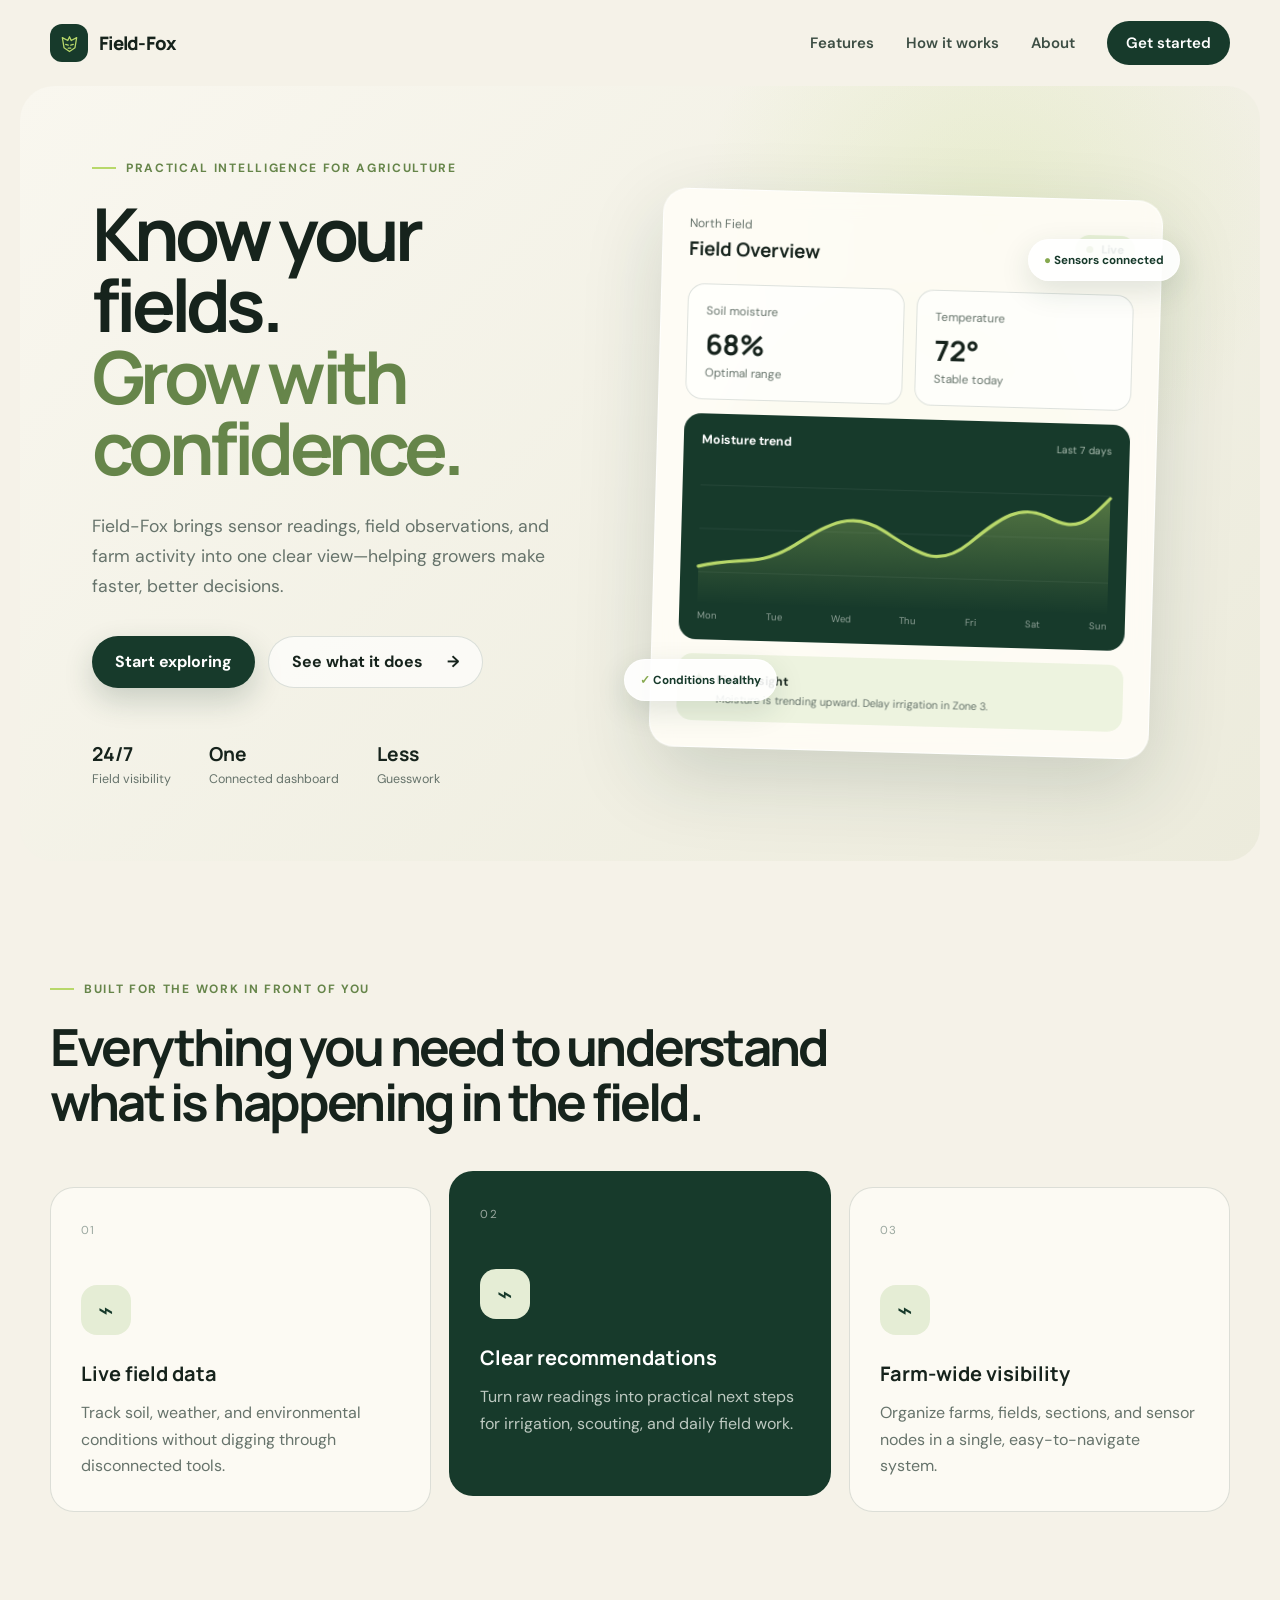
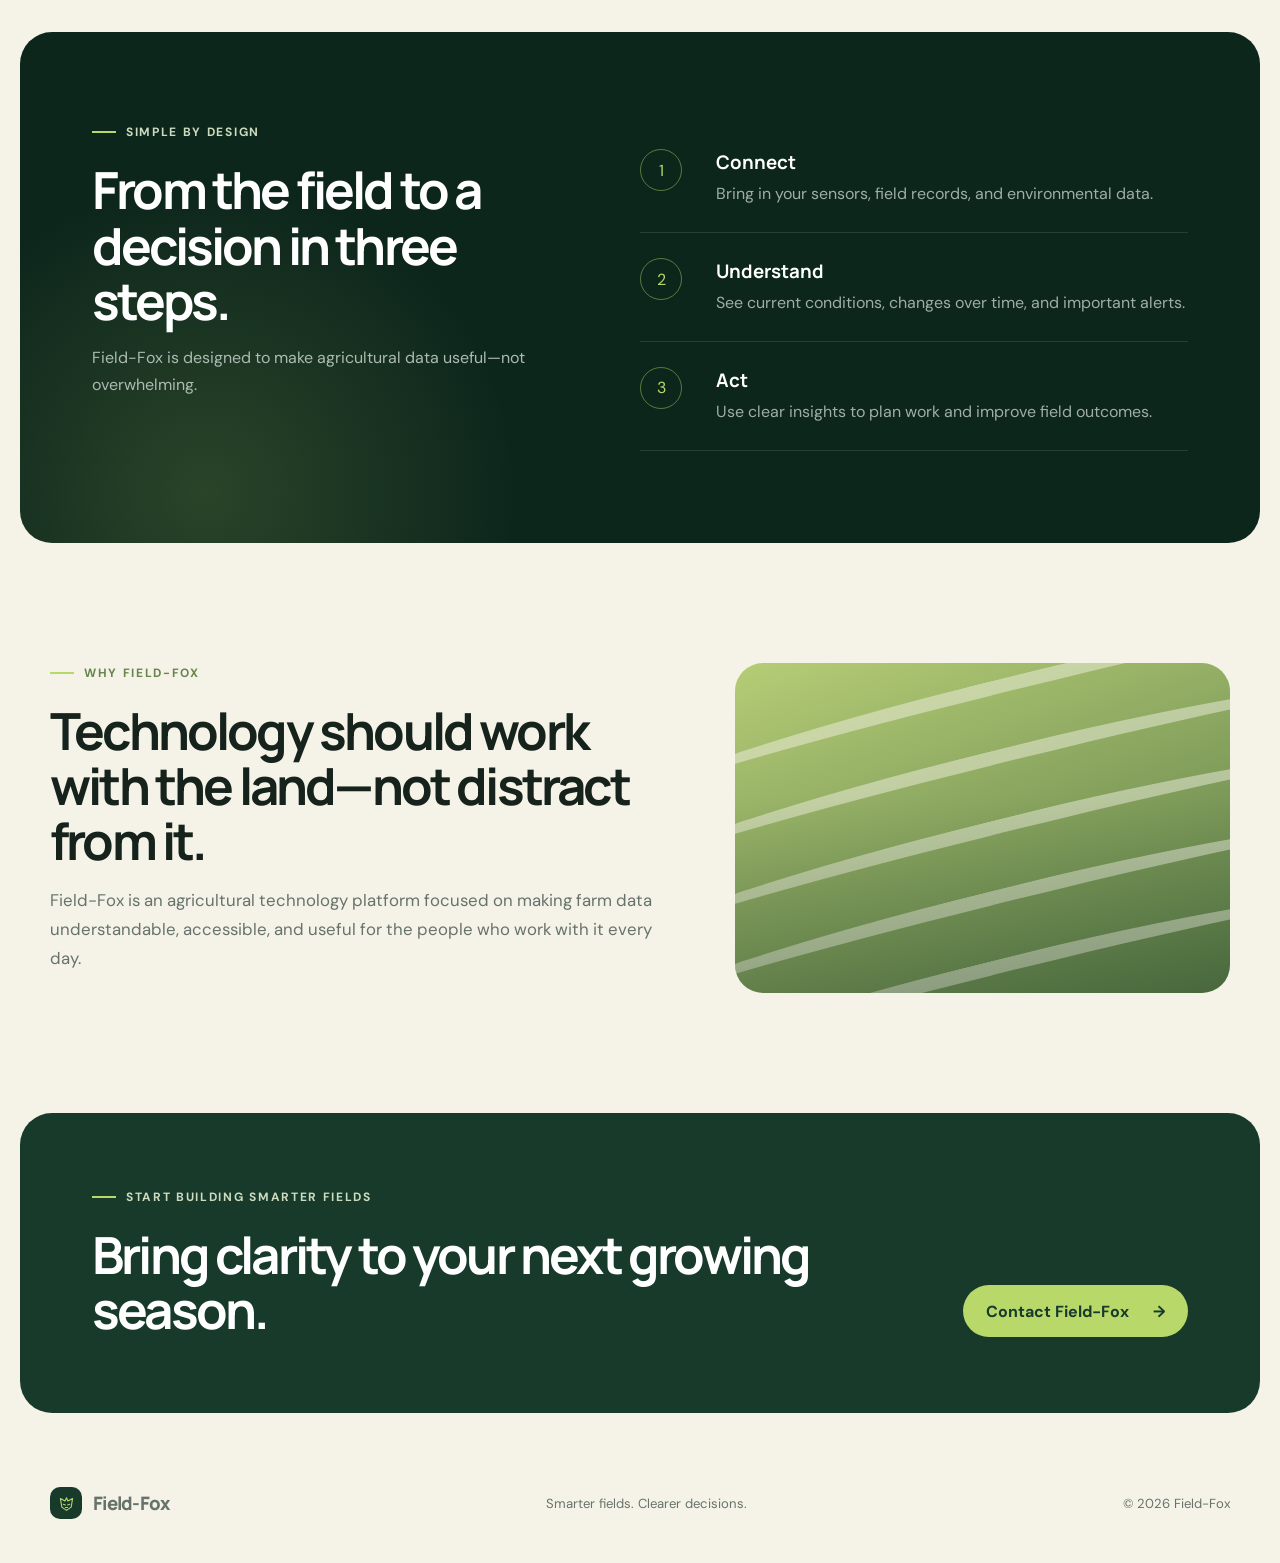
<file: field-fox-landing/index.html>
<!DOCTYPE html>
<html lang="en">
<head>
  <meta charset="UTF-8" />
  <meta name="viewport" content="width=device-width, initial-scale=1.0" />
  <meta
    name="description"
    content="Field-Fox helps growers turn field data into practical decisions."
  />
  <title>Field-Fox | Smarter Fields, Clearer Decisions</title>
  <link rel="preconnect" href="https://fonts.googleapis.com" />
  <link rel="preconnect" href="https://fonts.gstatic.com" crossorigin />
  <link
    href="https://fonts.googleapis.com/css2?family=DM+Sans:wght@400;500;600;700&amp;family=Manrope:wght@600;700;800&amp;display=swap"
    rel="stylesheet"
  />
  <link rel="stylesheet" href="styles.css" />
</head>
<body>
  <header class="site-header">
    <a class="brand" href="#top" aria-label="Field-Fox home">
      <span class="brand-mark" aria-hidden="true">
        <svg viewBox="0 0 64 64" role="img">
          <path d="M15 18 28 25 32 16 36 25 49 18 45 42 32 51 19 42Z" />
          <path d="M23 34 29 36M41 34 35 36" />
          <path d="M29 43h6" />
        </svg>
      </span>
      <span>Field-Fox</span>
    </a>

    <button class="nav-toggle" aria-label="Open navigation" aria-expanded="false">
      <span></span><span></span><span></span>
    </button>

    <nav class="site-nav" aria-label="Main navigation">
      <a href="#features">Features</a>
      <a href="#how-it-works">How it works</a>
      <a href="about.html">About</a>
      <a class="nav-cta" href="#contact">Get started</a>
    </nav>
  </header>

  <main id="top">
    <section class="hero">
      <div class="hero-copy">
        <p class="eyebrow"><span></span> Practical intelligence for agriculture</p>
        <h1>Know your fields.<br /><em>Grow with confidence.</em></h1>
        <p class="hero-text">
          Field-Fox brings sensor readings, field observations, and farm
          activity into one clear view—helping growers make faster, better
          decisions.
        </p>

        <div class="hero-actions">
          <a class="button button-primary" href="#contact">Start exploring</a>
          <a class="button button-secondary" href="#features">
            See what it does
            <span aria-hidden="true">→</span>
          </a>
        </div>

        <div class="hero-proof">
          <div>
            <strong>24/7</strong>
            <span>Field visibility</span>
          </div>
          <div>
            <strong>One</strong>
            <span>Connected dashboard</span>
          </div>
          <div>
            <strong>Less</strong>
            <span>Guesswork</span>
          </div>
        </div>
      </div>

      <div class="hero-visual" aria-label="Field-Fox dashboard preview">
        <div class="sun-glow"></div>
        <div class="dashboard-card">
          <div class="dashboard-top">
            <div>
              <p>North Field</p>
              <h2>Field Overview</h2>
            </div>
            <span class="status"><i></i> Live</span>
          </div>

          <div class="metric-grid">
            <article>
              <span>Soil moisture</span>
              <strong>68%</strong>
              <small>Optimal range</small>
            </article>
            <article>
              <span>Temperature</span>
              <strong>72°</strong>
              <small>Stable today</small>
            </article>
          </div>

          <div class="chart-card">
            <div class="chart-heading">
              <span>Moisture trend</span>
              <small>Last 7 days</small>
            </div>
            <svg viewBox="0 0 500 190" preserveAspectRatio="none" aria-hidden="true">
              <defs>
                <linearGradient id="area" x1="0" y1="0" x2="0" y2="1">
                  <stop offset="0%" stop-color="#b8d86a" stop-opacity=".38" />
                  <stop offset="100%" stop-color="#b8d86a" stop-opacity="0" />
                </linearGradient>
              </defs>
              <path class="grid-line" d="M0 40H500M0 95H500M0 150H500" />
              <path
                class="chart-area"
                d="M0 143 C50 129, 72 142, 112 116 S180 64, 225 92 S292 138, 330 104 S390 52, 425 69 S470 76,500 43 V190 H0Z"
              />
              <path
                class="chart-line"
                d="M0 143 C50 129, 72 142, 112 116 S180 64, 225 92 S292 138, 330 104 S390 52, 425 69 S470 76,500 43"
              />
            </svg>
            <div class="chart-labels">
              <span>Mon</span><span>Tue</span><span>Wed</span><span>Thu</span>
              <span>Fri</span><span>Sat</span><span>Sun</span>
            </div>
          </div>

          <div class="recommendation">
            <span class="recommendation-icon">✦</span>
            <div>
              <strong>Field insight</strong>
              <p>Moisture is trending upward. Delay irrigation in Zone 3.</p>
            </div>
          </div>
        </div>

        <div class="floating-tag tag-one">
          <span>●</span> Sensors connected
        </div>
        <div class="floating-tag tag-two">
          <span>✓</span> Conditions healthy
        </div>
      </div>
    </section>

    <section class="feature-section" id="features">
      <div class="section-heading">
        <p class="eyebrow"><span></span> Built for the work in front of you</p>
        <h2>Everything you need to understand what is happening in the field.</h2>
      </div>

      <div class="feature-grid">
        <article class="feature-card">
          <span class="feature-number">01</span>
          <div class="feature-icon">⌁</div>
          <h3>Live field data</h3>
          <p>
            Track soil, weather, and environmental conditions without digging
            through disconnected tools.
          </p>
        </article>

        <article class="feature-card featured">
          <span class="feature-number">02</span>
          <div class="feature-icon">⌁</div>
          <h3>Clear recommendations</h3>
          <p>
            Turn raw readings into practical next steps for irrigation,
            scouting, and daily field work.
          </p>
        </article>

        <article class="feature-card">
          <span class="feature-number">03</span>
          <div class="feature-icon">⌁</div>
          <h3>Farm-wide visibility</h3>
          <p>
            Organize farms, fields, sections, and sensor nodes in a single,
            easy-to-navigate system.
          </p>
        </article>
      </div>
    </section>

    <section class="process-section" id="how-it-works">
      <div class="process-copy">
        <p class="eyebrow light"><span></span> Simple by design</p>
        <h2>From the field to a decision in three steps.</h2>
        <p>
          Field-Fox is designed to make agricultural data useful—not
          overwhelming.
        </p>
      </div>

      <div class="steps">
        <article>
          <span>1</span>
          <div>
            <h3>Connect</h3>
            <p>Bring in your sensors, field records, and environmental data.</p>
          </div>
        </article>
        <article>
          <span>2</span>
          <div>
            <h3>Understand</h3>
            <p>See current conditions, changes over time, and important alerts.</p>
          </div>
        </article>
        <article>
          <span>3</span>
          <div>
            <h3>Act</h3>
            <p>Use clear insights to plan work and improve field outcomes.</p>
          </div>
        </article>
      </div>
    </section>

    <section class="about-section" id="about">
      <div class="about-card">
        <p class="eyebrow"><span></span> Why Field-Fox</p>
        <h2>Technology should work with the land—not distract from it.</h2>
        <p>
          Field-Fox is an agricultural technology platform focused on making
          farm data understandable, accessible, and useful for the people who
          work with it every day.
        </p>
      </div>
      <div class="field-pattern" aria-hidden="true">
        <span></span><span></span><span></span><span></span><span></span>
      </div>
    </section>

    <section class="cta-section" id="contact">
      <div>
        <p class="eyebrow light"><span></span> Start building smarter fields</p>
        <h2>Bring clarity to your next growing season.</h2>
      </div>
      <a class="button button-light" href="mailto:hello@field-fox.com">
        Contact Field-Fox
        <span aria-hidden="true">→</span>
      </a>
    </section>
  </main>

  <footer>
    <a class="brand footer-brand" href="#top">
      <span class="brand-mark" aria-hidden="true">
        <svg viewBox="0 0 64 64">
          <path d="M15 18 28 25 32 16 36 25 49 18 45 42 32 51 19 42Z" />
          <path d="M23 34 29 36M41 34 35 36" />
          <path d="M29 43h6" />
        </svg>
      </span>
      <span>Field-Fox</span>
    </a>
    <p>Smarter fields. Clearer decisions.</p>
    <p>© <span id="year"></span> Field-Fox</p>
  </footer>

  <script src="script.js"></script>
</body>
</html>
</file>
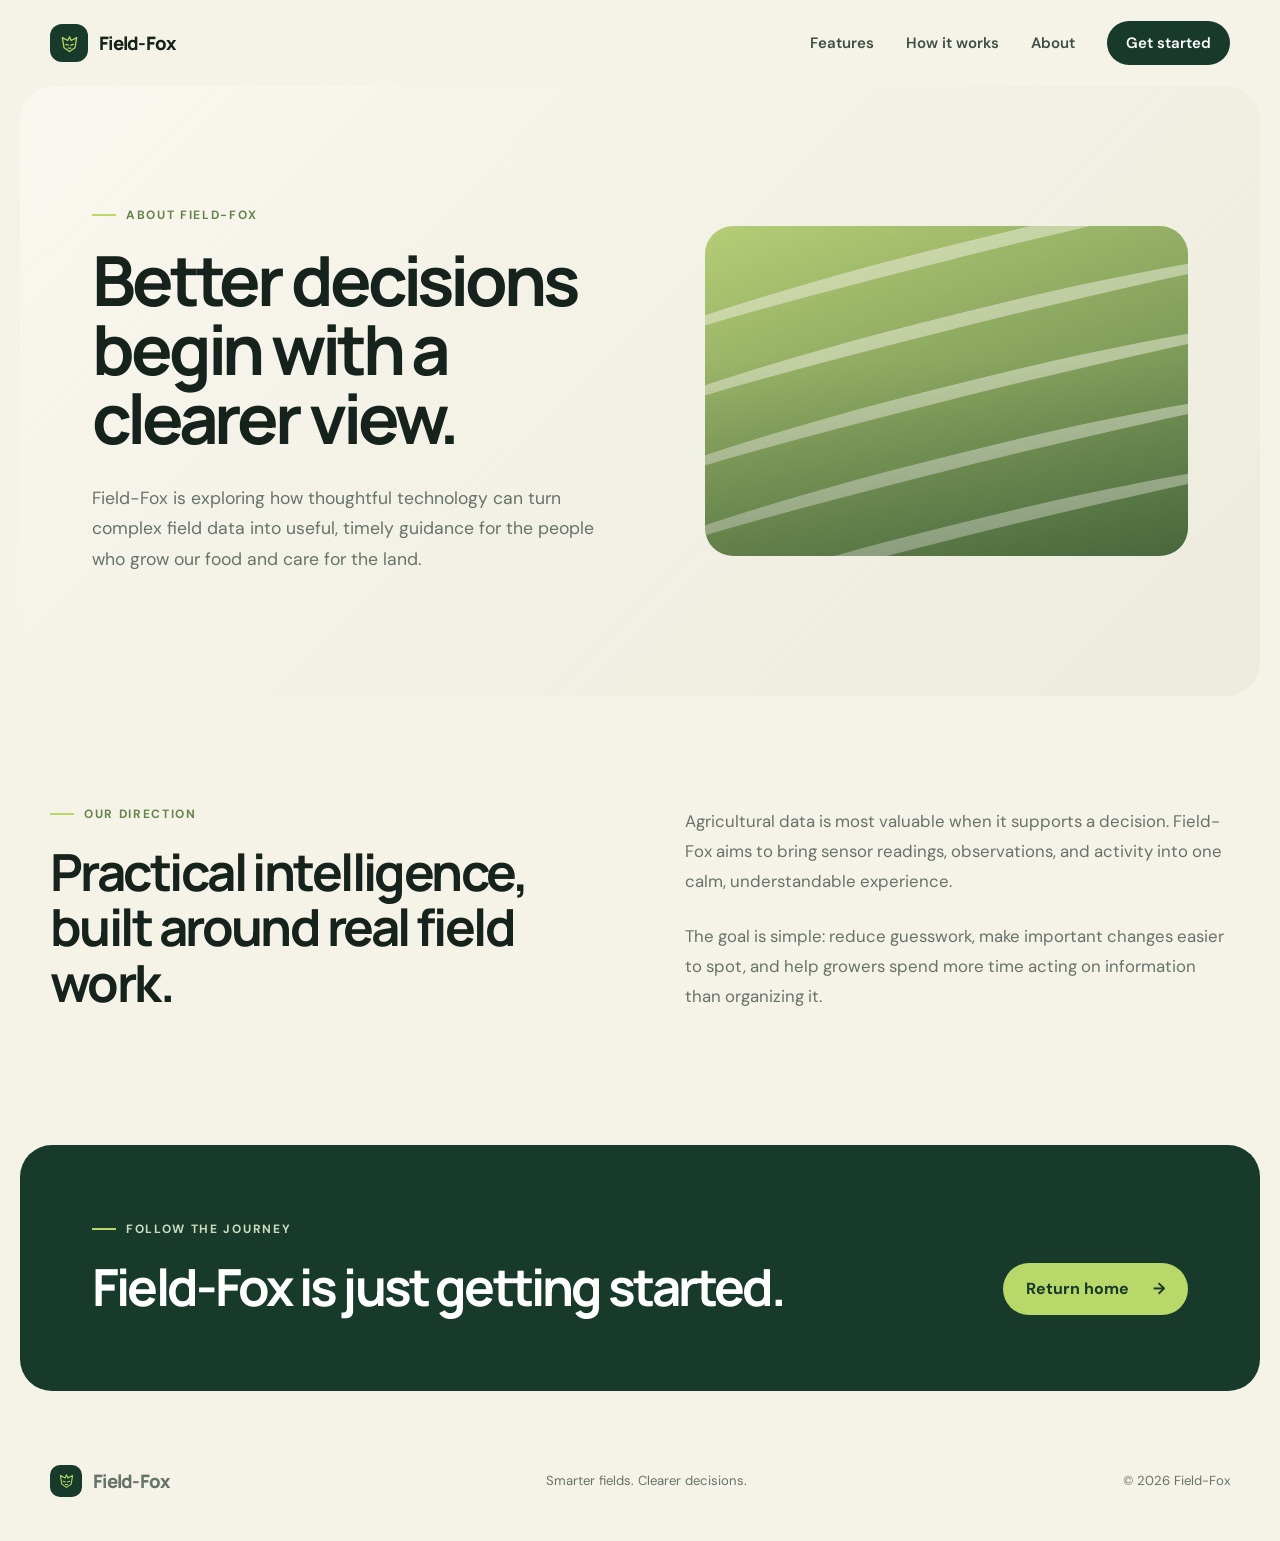
<file: field-fox-landing/about.html>
<!DOCTYPE html>
<html lang="en">
<head>
  <meta charset="UTF-8" />
  <meta name="viewport" content="width=device-width, initial-scale=1.0" />
  <meta
    name="description"
    content="Learn why Field-Fox is building practical, understandable technology for agriculture."
  />
  <title>About | Field-Fox</title>
  <link rel="preconnect" href="https://fonts.googleapis.com" />
  <link rel="preconnect" href="https://fonts.gstatic.com" crossorigin />
  <link
    href="https://fonts.googleapis.com/css2?family=DM+Sans:wght@400;500;600;700&amp;family=Manrope:wght@600;700;800&amp;display=swap"
    rel="stylesheet"
  />
  <link rel="stylesheet" href="styles.css" />
</head>
<body>
  <header class="site-header">
    <a class="brand" href="index.html" aria-label="Field-Fox home">
      <span class="brand-mark" aria-hidden="true">
        <svg viewBox="0 0 64 64" role="img">
          <path d="M15 18 28 25 32 16 36 25 49 18 45 42 32 51 19 42Z" />
          <path d="M23 34 29 36M41 34 35 36" />
          <path d="M29 43h6" />
        </svg>
      </span>
      <span>Field-Fox</span>
    </a>

    <button class="nav-toggle" aria-label="Open navigation" aria-expanded="false">
      <span></span><span></span><span></span>
    </button>

    <nav class="site-nav" aria-label="Main navigation">
      <a href="index.html#features">Features</a>
      <a href="index.html#how-it-works">How it works</a>
      <a href="about.html" aria-current="page">About</a>
      <a class="nav-cta" href="index.html#contact">Get started</a>
    </nav>
  </header>

  <main>
    <section class="page-hero">
      <div>
        <p class="eyebrow"><span></span> About Field-Fox</p>
        <h1>Better decisions begin with a clearer view.</h1>
        <p>
          Field-Fox is exploring how thoughtful technology can turn complex
          field data into useful, timely guidance for the people who grow our
          food and care for the land.
        </p>
      </div>
      <div class="field-pattern" aria-hidden="true">
        <span></span><span></span><span></span><span></span><span></span>
      </div>
    </section>

    <section class="story-section">
      <div>
        <p class="eyebrow"><span></span> Our direction</p>
        <h2>Practical intelligence, built around real field work.</h2>
      </div>
      <div class="story-copy">
        <p>
          Agricultural data is most valuable when it supports a decision.
          Field-Fox aims to bring sensor readings, observations, and activity
          into one calm, understandable experience.
        </p>
        <p>
          The goal is simple: reduce guesswork, make important changes easier
          to spot, and help growers spend more time acting on information than
          organizing it.
        </p>
      </div>
    </section>

    <section class="cta-section">
      <div>
        <p class="eyebrow light"><span></span> Follow the journey</p>
        <h2>Field-Fox is just getting started.</h2>
      </div>
      <a class="button button-light" href="index.html">
        Return home
        <span aria-hidden="true">→</span>
      </a>
    </section>
  </main>

  <footer>
    <a class="brand footer-brand" href="index.html">
      <span class="brand-mark" aria-hidden="true">
        <svg viewBox="0 0 64 64">
          <path d="M15 18 28 25 32 16 36 25 49 18 45 42 32 51 19 42Z" />
          <path d="M23 34 29 36M41 34 35 36" />
          <path d="M29 43h6" />
        </svg>
      </span>
      <span>Field-Fox</span>
    </a>
    <p>Smarter fields. Clearer decisions.</p>
    <p>© <span id="year"></span> Field-Fox</p>
  </footer>

  <script src="script.js"></script>
</body>
</html>
</file>
<file: field-fox-landing/styles.css>
:root {
  --forest: #173a2b;
  --forest-dark: #0d261c;
  --moss: #66854a;
  --lime: #b8d86a;
  --cream: #f5f2e8;
  --paper: #fffdf7;
  --ink: #16231c;
  --muted: #66736b;
  --line: rgba(23, 58, 43, 0.14);
  --shadow: 0 28px 80px rgba(17, 48, 35, 0.16);
}

* {
  box-sizing: border-box;
}

html {
  scroll-behavior: smooth;
}

body {
  margin: 0;
  color: var(--ink);
  background: var(--cream);
  font-family: "DM Sans", sans-serif;
}

a {
  color: inherit;
  text-decoration: none;
}

button,
a {
  -webkit-tap-highlight-color: transparent;
}

.site-header {
  width: min(1180px, calc(100% - 40px));
  height: 86px;
  margin: 0 auto;
  display: flex;
  align-items: center;
  justify-content: space-between;
  position: relative;
  z-index: 20;
}

.brand {
  display: inline-flex;
  align-items: center;
  gap: 11px;
  font-family: "Manrope", sans-serif;
  font-size: 1.16rem;
  font-weight: 800;
  letter-spacing: -0.04em;
}

.brand-mark {
  width: 38px;
  height: 38px;
  display: grid;
  place-items: center;
  border-radius: 12px;
  background: var(--forest);
}

.brand-mark svg {
  width: 27px;
  fill: none;
  stroke: var(--lime);
  stroke-width: 3;
  stroke-linecap: round;
  stroke-linejoin: round;
}

.site-nav {
  display: flex;
  align-items: center;
  gap: 32px;
  font-size: 0.94rem;
  font-weight: 600;
}

.site-nav > a:not(.nav-cta) {
  color: #3d4e44;
}

.site-nav > a:not(.nav-cta):hover {
  color: var(--forest);
}

.nav-cta {
  padding: 12px 19px;
  color: white;
  border-radius: 999px;
  background: var(--forest);
}

.nav-toggle {
  display: none;
  padding: 6px;
  border: 0;
  background: transparent;
}

.nav-toggle span {
  width: 24px;
  height: 2px;
  margin: 5px 0;
  display: block;
  background: var(--forest);
}

.hero {
  width: min(1280px, calc(100% - 40px));
  min-height: 680px;
  margin: 0 auto;
  padding: 74px 72px;
  border-radius: 34px;
  display: grid;
  grid-template-columns: 0.92fr 1.08fr;
  gap: 52px;
  align-items: center;
  overflow: hidden;
  background:
    radial-gradient(circle at 78% 18%, rgba(184, 216, 106, 0.2), transparent 25%),
    linear-gradient(135deg, #f9f7ef 0%, #ecebdc 100%);
}

.eyebrow {
  margin: 0 0 22px;
  display: flex;
  align-items: center;
  gap: 10px;
  color: var(--moss);
  font-size: 0.75rem;
  font-weight: 700;
  text-transform: uppercase;
  letter-spacing: 0.14em;
}

.eyebrow span {
  width: 24px;
  height: 2px;
  background: var(--lime);
}

.eyebrow.light {
  color: #cddbbf;
}

.hero h1 {
  margin: 0;
  font-family: "Manrope", sans-serif;
  font-size: clamp(3.1rem, 5.7vw, 5.85rem);
  line-height: 0.98;
  letter-spacing: -0.065em;
}

.hero h1 em {
  color: var(--moss);
  font-style: normal;
}

.hero-text {
  max-width: 590px;
  margin: 28px 0 34px;
  color: var(--muted);
  font-size: 1.1rem;
  line-height: 1.7;
}

.hero-actions {
  display: flex;
  flex-wrap: wrap;
  gap: 13px;
}

.button {
  min-height: 52px;
  padding: 0 23px;
  border-radius: 999px;
  display: inline-flex;
  align-items: center;
  justify-content: center;
  gap: 24px;
  font-weight: 700;
  transition: transform 0.2s ease, box-shadow 0.2s ease;
}

.button:hover {
  transform: translateY(-2px);
}

.button-primary {
  color: white;
  background: var(--forest);
  box-shadow: 0 12px 30px rgba(23, 58, 43, 0.2);
}

.button-secondary {
  border: 1px solid var(--line);
  background: rgba(255, 255, 255, 0.65);
}

.hero-proof {
  margin-top: 53px;
  display: flex;
  gap: 38px;
}

.hero-proof div {
  display: flex;
  flex-direction: column;
}

.hero-proof strong {
  font-family: "Manrope", sans-serif;
  font-size: 1.2rem;
}

.hero-proof span {
  margin-top: 4px;
  color: var(--muted);
  font-size: 0.78rem;
}

.hero-visual {
  min-height: 530px;
  position: relative;
  display: grid;
  place-items: center;
}

.sun-glow {
  width: 360px;
  height: 360px;
  position: absolute;
  border-radius: 50%;
  background: rgba(184, 216, 106, 0.28);
  filter: blur(4px);
}

.dashboard-card {
  width: min(500px, 94%);
  padding: 26px;
  position: relative;
  z-index: 2;
  border: 1px solid rgba(255, 255, 255, 0.85);
  border-radius: 25px;
  background: rgba(255, 253, 247, 0.91);
  box-shadow: var(--shadow);
  backdrop-filter: blur(14px);
  transform: rotate(1.6deg);
}

.dashboard-top,
.chart-heading {
  display: flex;
  align-items: center;
  justify-content: space-between;
}

.dashboard-top p,
.dashboard-top h2 {
  margin: 0;
}

.dashboard-top p {
  color: var(--muted);
  font-size: 0.76rem;
}

.dashboard-top h2 {
  margin-top: 4px;
  font-family: "Manrope", sans-serif;
  font-size: 1.18rem;
}

.status {
  padding: 7px 11px;
  border-radius: 999px;
  color: var(--forest);
  background: #e8f1d7;
  font-size: 0.72rem;
  font-weight: 700;
}

.status i {
  width: 7px;
  height: 7px;
  margin-right: 5px;
  display: inline-block;
  border-radius: 50%;
  background: #78a33d;
}

.metric-grid {
  margin: 22px 0 14px;
  display: grid;
  grid-template-columns: 1fr 1fr;
  gap: 12px;
}

.metric-grid article {
  padding: 18px;
  border: 1px solid var(--line);
  border-radius: 17px;
  background: rgba(255, 255, 255, 0.62);
}

.metric-grid span,
.metric-grid small {
  display: block;
  color: var(--muted);
  font-size: 0.73rem;
}

.metric-grid strong {
  margin: 6px 0 2px;
  display: block;
  font-family: "Manrope", sans-serif;
  font-size: 1.75rem;
}

.chart-card {
  padding: 18px;
  border-radius: 17px;
  background: var(--forest);
}

.chart-heading {
  color: white;
  font-size: 0.77rem;
  font-weight: 700;
}

.chart-heading small {
  color: #aebfb3;
  font-weight: 400;
}

.chart-card svg {
  width: 100%;
  height: 150px;
  margin-top: 6px;
  overflow: visible;
}

.grid-line {
  fill: none;
  stroke: rgba(255, 255, 255, 0.08);
  stroke-width: 1;
}

.chart-area {
  fill: url(#area);
}

.chart-line {
  fill: none;
  stroke: var(--lime);
  stroke-width: 4;
  stroke-linecap: round;
}

.chart-labels {
  display: flex;
  justify-content: space-between;
  color: #8fa197;
  font-size: 0.6rem;
}

.recommendation {
  margin-top: 14px;
  padding: 14px 15px;
  display: flex;
  gap: 11px;
  border-radius: 15px;
  background: #edf3df;
}

.recommendation-icon {
  color: var(--moss);
}

.recommendation strong {
  font-size: 0.76rem;
}

.recommendation p {
  margin: 3px 0 0;
  color: var(--muted);
  font-size: 0.68rem;
  line-height: 1.4;
}

.floating-tag {
  padding: 12px 15px;
  position: absolute;
  z-index: 4;
  border: 1px solid rgba(255, 255, 255, 0.9);
  border-radius: 999px;
  color: var(--forest);
  background: rgba(255, 255, 255, 0.9);
  box-shadow: 0 10px 30px rgba(23, 58, 43, 0.13);
  font-size: 0.73rem;
  font-weight: 700;
}

.floating-tag span {
  color: #86a94f;
}

.tag-one {
  top: 45px;
  right: 8px;
}

.tag-two {
  bottom: 52px;
  left: 0;
}

.feature-section {
  width: min(1180px, calc(100% - 40px));
  padding: 120px 0;
  margin: 0 auto;
}

.section-heading {
  max-width: 780px;
}

.section-heading h2,
.process-copy h2,
.about-card h2,
.cta-section h2 {
  margin: 0;
  font-family: "Manrope", sans-serif;
  font-size: clamp(2.3rem, 4vw, 4rem);
  line-height: 1.08;
  letter-spacing: -0.055em;
}

.feature-grid {
  margin-top: 58px;
  display: grid;
  grid-template-columns: repeat(3, 1fr);
  gap: 18px;
}

.feature-card {
  min-height: 325px;
  padding: 30px;
  position: relative;
  border: 1px solid var(--line);
  border-radius: 24px;
  background: rgba(255, 253, 247, 0.72);
}

.feature-card.featured {
  color: white;
  background: var(--forest);
  transform: translateY(-16px);
}

.feature-number {
  color: #9aa79f;
  font-size: 0.72rem;
  letter-spacing: 0.12em;
}

.feature-icon {
  width: 50px;
  height: 50px;
  margin: 46px 0 25px;
  display: grid;
  place-items: center;
  border-radius: 16px;
  color: var(--forest);
  background: #e5edd5;
  font-size: 1.6rem;
}

.feature-card h3 {
  margin: 0 0 13px;
  font-family: "Manrope", sans-serif;
  font-size: 1.25rem;
}

.feature-card p {
  margin: 0;
  color: var(--muted);
  line-height: 1.65;
}

.feature-card.featured p {
  color: #bdc9c1;
}

.process-section {
  width: min(1280px, calc(100% - 40px));
  margin: 0 auto;
  padding: 92px 72px;
  display: grid;
  grid-template-columns: 0.9fr 1.1fr;
  gap: 100px;
  border-radius: 32px;
  color: white;
  background:
    radial-gradient(circle at 15% 90%, rgba(184, 216, 106, 0.17), transparent 27%),
    var(--forest-dark);
}

.process-copy p:last-child {
  max-width: 480px;
  color: #acbbb2;
  line-height: 1.7;
}

.steps {
  display: grid;
}

.steps article {
  padding: 25px 0;
  display: grid;
  grid-template-columns: 56px 1fr;
  gap: 20px;
  border-bottom: 1px solid rgba(255, 255, 255, 0.11);
}

.steps article > span {
  width: 42px;
  height: 42px;
  display: grid;
  place-items: center;
  border: 1px solid rgba(184, 216, 106, 0.46);
  border-radius: 50%;
  color: var(--lime);
}

.steps h3 {
  margin: 0 0 7px;
  font-family: "Manrope", sans-serif;
}

.steps p {
  margin: 0;
  color: #9faea5;
  line-height: 1.55;
}

.about-section {
  width: min(1180px, calc(100% - 40px));
  min-height: 570px;
  margin: 0 auto;
  padding: 115px 0;
  display: grid;
  grid-template-columns: 1.1fr 0.9fr;
  gap: 80px;
  align-items: center;
}

.about-card p:last-child {
  max-width: 690px;
  color: var(--muted);
  font-size: 1.05rem;
  line-height: 1.75;
}

.field-pattern {
  height: 330px;
  position: relative;
  overflow: hidden;
  border-radius: 28px;
  background: linear-gradient(160deg, #b6cd76, #567845);
}

.field-pattern::after {
  content: "";
  position: absolute;
  inset: 0;
  background: linear-gradient(to bottom, transparent 40%, rgba(13, 38, 28, 0.2));
}

.field-pattern span {
  width: 145%;
  height: 54px;
  position: absolute;
  left: -20%;
  border-radius: 50%;
  border-top: 14px solid rgba(245, 242, 232, 0.47);
  transform: rotate(-14deg);
}

.field-pattern span:nth-child(1) { top: 18px; }
.field-pattern span:nth-child(2) { top: 88px; }
.field-pattern span:nth-child(3) { top: 158px; }
.field-pattern span:nth-child(4) { top: 228px; }
.field-pattern span:nth-child(5) { top: 298px; }

.page-hero {
  width: min(1280px, calc(100% - 40px));
  min-height: 610px;
  margin: 0 auto;
  padding: 82px 72px;
  display: grid;
  grid-template-columns: 1.05fr 0.95fr;
  gap: 80px;
  align-items: center;
  border-radius: 34px;
  background: linear-gradient(135deg, #f9f7ef 0%, #ecebdc 100%);
}

.page-hero h1 {
  max-width: 760px;
  margin: 0;
  font-family: "Manrope", sans-serif;
  font-size: clamp(3rem, 5.4vw, 5.4rem);
  line-height: 1;
  letter-spacing: -0.06em;
}

.page-hero > div:first-child > p:last-child {
  max-width: 650px;
  margin: 30px 0 0;
  color: var(--muted);
  font-size: 1.1rem;
  line-height: 1.75;
}

.story-section {
  width: min(1180px, calc(100% - 40px));
  margin: 0 auto;
  padding: 110px 0;
  display: grid;
  grid-template-columns: 1fr 1fr;
  gap: 90px;
}

.story-section h2 {
  margin: 0;
  font-family: "Manrope", sans-serif;
  font-size: clamp(2.2rem, 4vw, 3.8rem);
  line-height: 1.08;
  letter-spacing: -0.05em;
}

.story-copy p {
  margin: 0 0 24px;
  color: var(--muted);
  font-size: 1.05rem;
  line-height: 1.8;
}

.cta-section {
  width: min(1280px, calc(100% - 40px));
  margin: 0 auto 30px;
  padding: 76px 72px;
  display: flex;
  align-items: end;
  justify-content: space-between;
  gap: 30px;
  border-radius: 32px;
  color: white;
  background: var(--forest);
}

.cta-section h2 {
  max-width: 750px;
}

.button-light {
  flex: 0 0 auto;
  color: var(--forest);
  background: var(--lime);
}

footer {
  width: min(1180px, calc(100% - 40px));
  min-height: 120px;
  margin: 0 auto;
  display: flex;
  align-items: center;
  justify-content: space-between;
  color: var(--muted);
  font-size: 0.82rem;
}

.footer-brand .brand-mark {
  width: 32px;
  height: 32px;
  border-radius: 10px;
}

.footer-brand .brand-mark svg {
  width: 23px;
}

@media (max-width: 980px) {
  .hero,
  .process-section,
  .about-section,
  .page-hero,
  .story-section {
    grid-template-columns: 1fr;
  }

  .hero {
    padding: 62px 38px;
  }

  .hero-visual {
    min-height: 500px;
  }

  .feature-grid {
    grid-template-columns: 1fr;
  }

  .feature-card {
    min-height: auto;
  }

  .feature-card.featured {
    transform: none;
  }

  .process-section {
    gap: 40px;
    padding: 70px 45px;
  }

  .about-section {
    gap: 35px;
  }

  .page-hero {
    gap: 45px;
    padding: 62px 45px;
  }

  .story-section {
    gap: 35px;
  }

  .field-pattern {
    height: 260px;
  }
}

@media (max-width: 760px) {
  .site-header {
    height: 74px;
  }

  .nav-toggle {
    display: block;
    z-index: 30;
  }

  .site-nav {
    position: absolute;
    top: 66px;
    right: 0;
    width: min(300px, 90vw);
    padding: 24px;
    display: none;
    flex-direction: column;
    align-items: stretch;
    gap: 20px;
    border: 1px solid var(--line);
    border-radius: 18px;
    background: var(--paper);
    box-shadow: 0 18px 50px rgba(23, 58, 43, 0.17);
  }

  .site-nav.open {
    display: flex;
  }

  .site-nav .nav-cta {
    text-align: center;
  }

  .hero {
    width: calc(100% - 20px);
    padding: 52px 23px 35px;
    border-radius: 24px;
  }

  .page-hero {
    width: calc(100% - 20px);
    min-height: auto;
    padding: 52px 24px;
    border-radius: 24px;
  }

  .hero-text {
    font-size: 1rem;
  }

  .hero-proof {
    gap: 17px;
    justify-content: space-between;
  }

  .hero-proof span {
    max-width: 80px;
  }

  .hero-visual {
    min-height: 430px;
  }

  .dashboard-card {
    width: 100%;
    padding: 17px;
    transform: none;
  }

  .metric-grid article {
    padding: 13px;
  }

  .floating-tag {
    display: none;
  }

  .feature-section,
  .about-section,
  .story-section {
    padding: 82px 0;
  }

  .feature-grid {
    margin-top: 38px;
  }

  .process-section,
  .cta-section {
    width: calc(100% - 20px);
    padding: 56px 24px;
    border-radius: 24px;
  }

  .cta-section {
    align-items: stretch;
    flex-direction: column;
  }

  .button-light {
    align-self: flex-start;
  }

  footer {
    padding: 30px 0;
    flex-direction: column;
    gap: 14px;
    text-align: center;
  }
}
</file>
